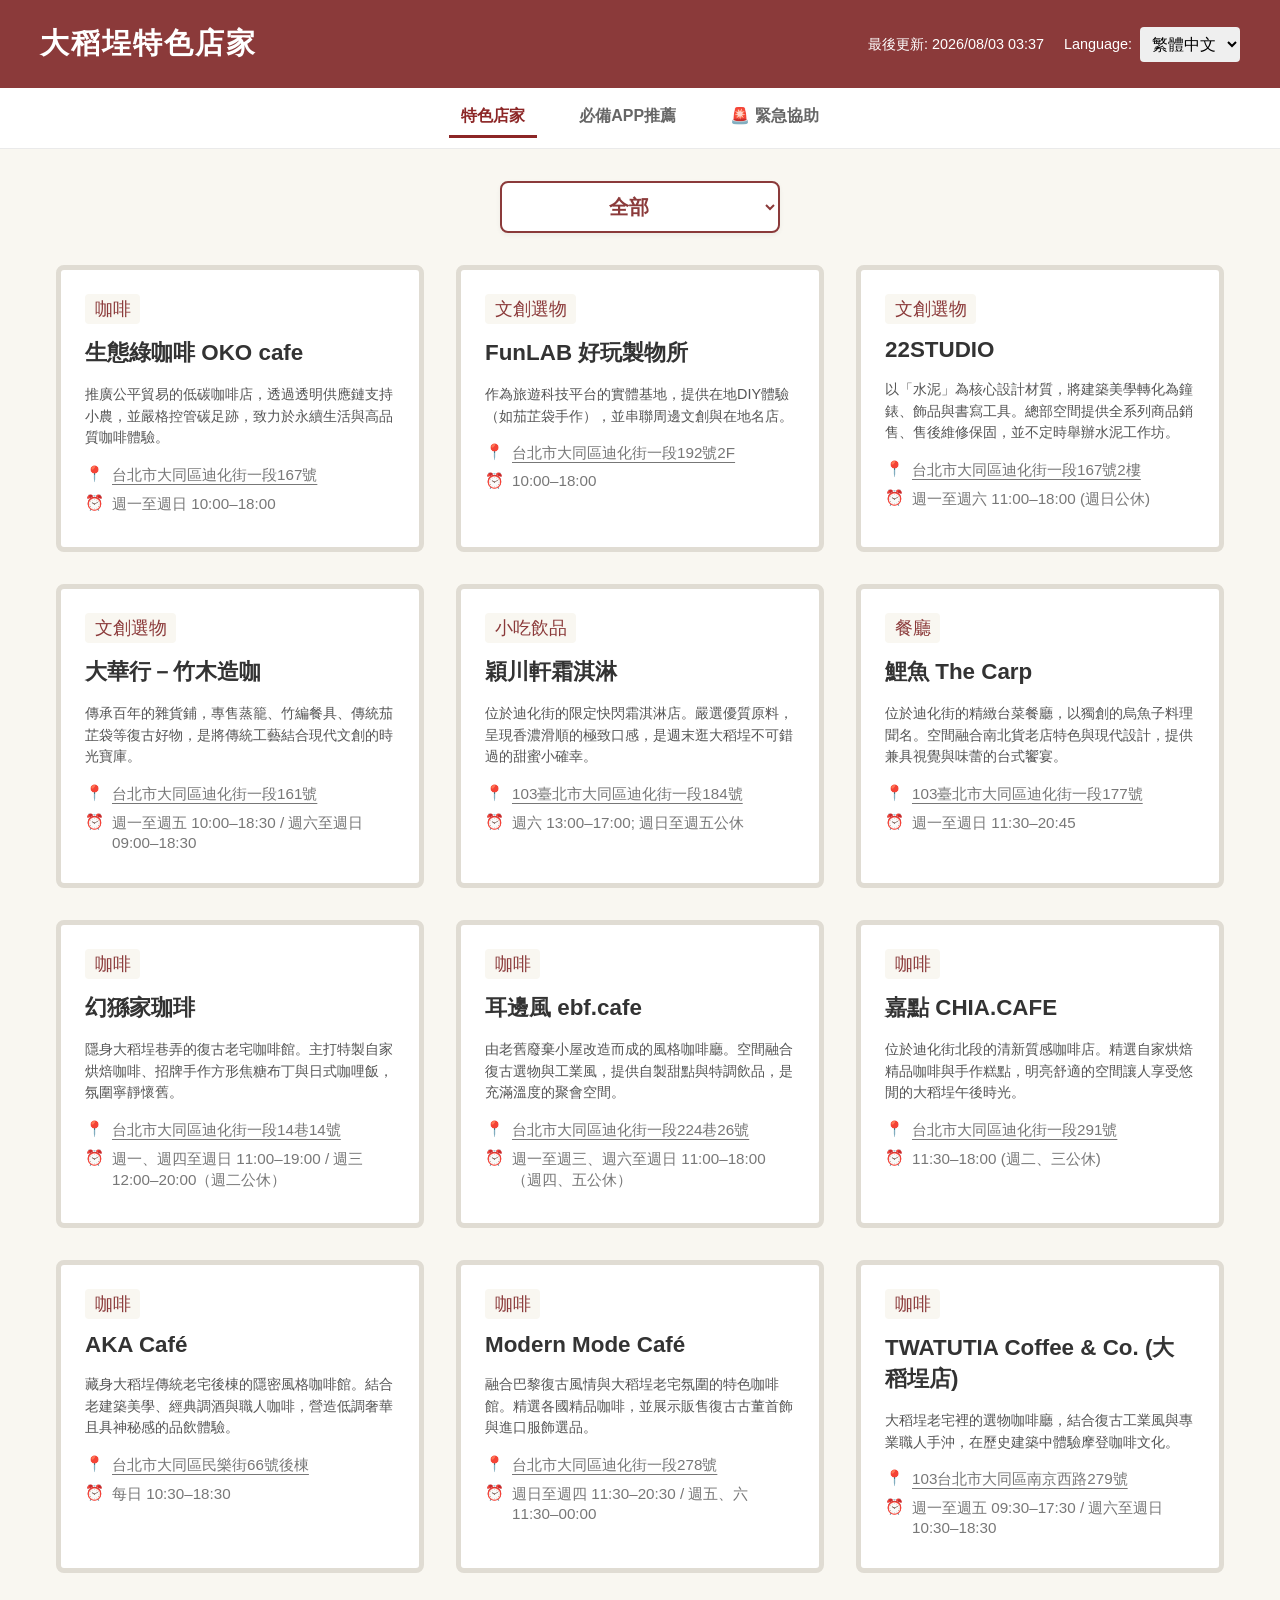
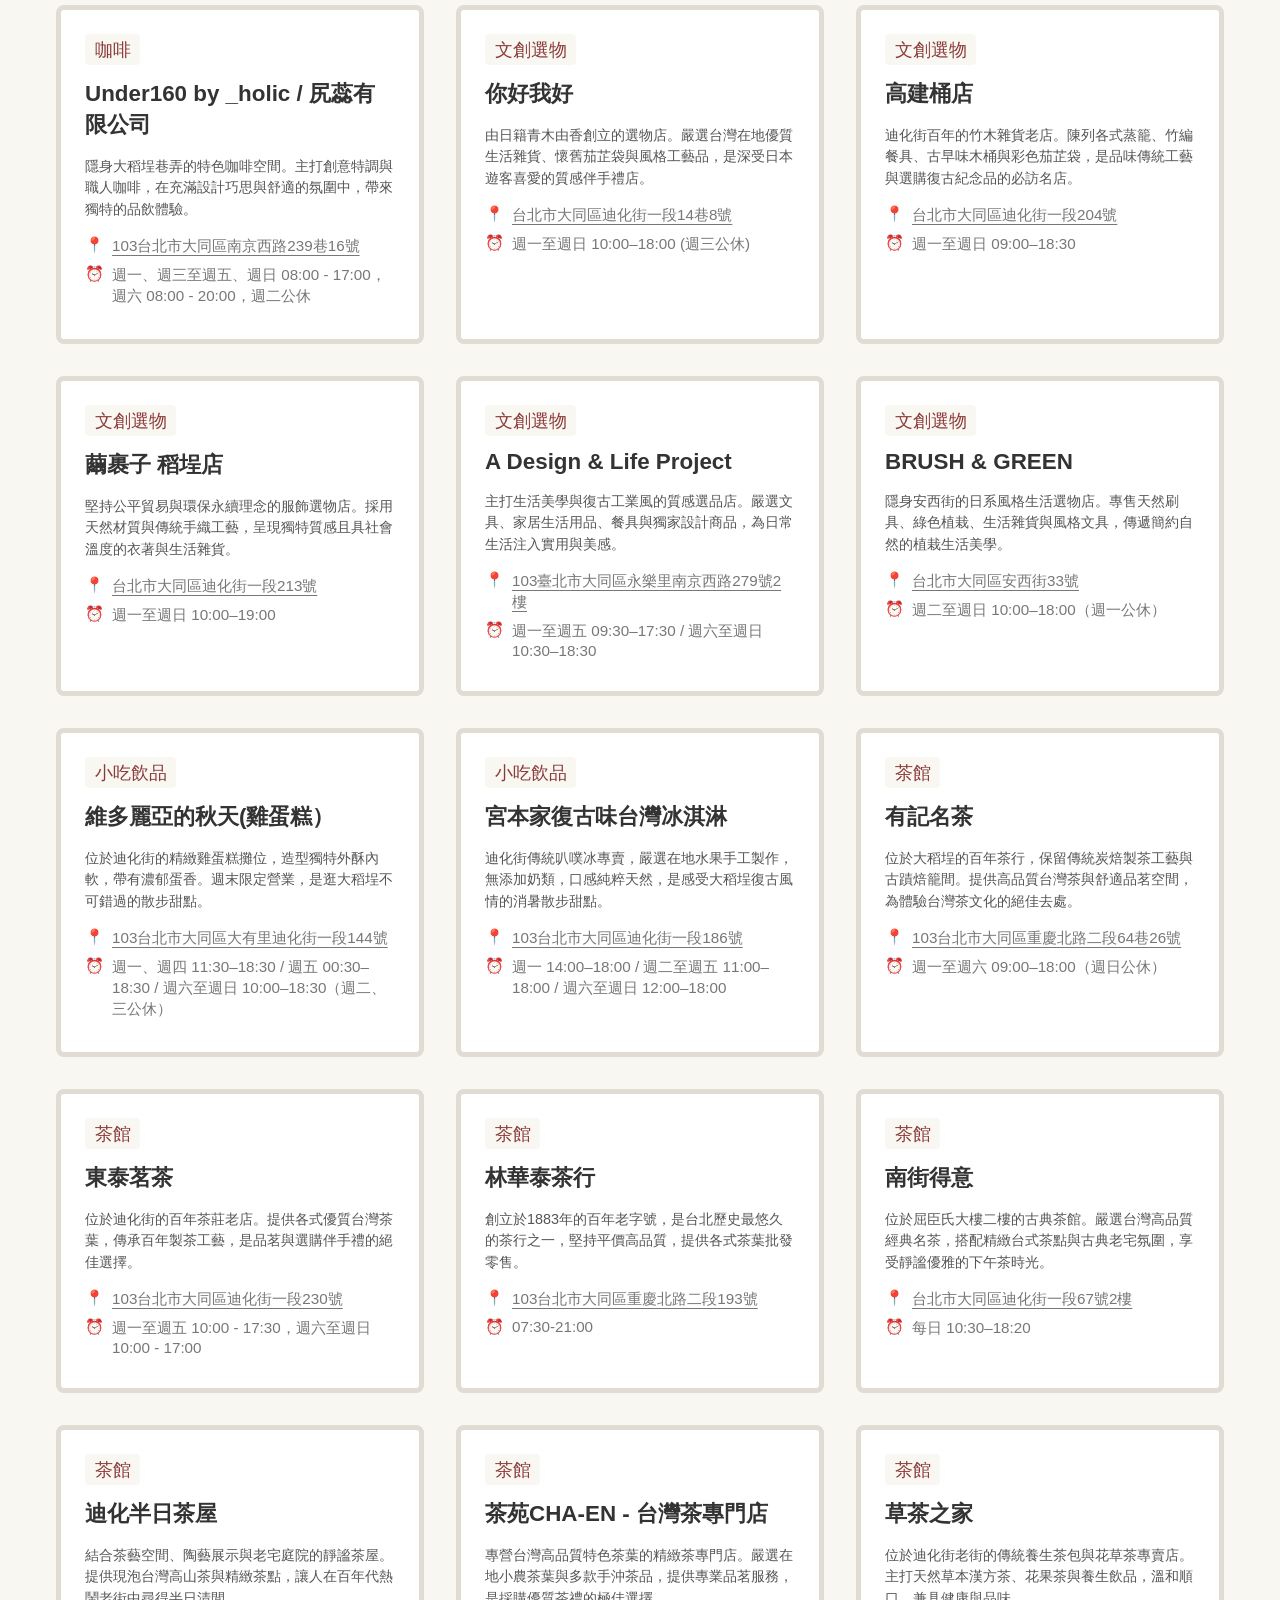
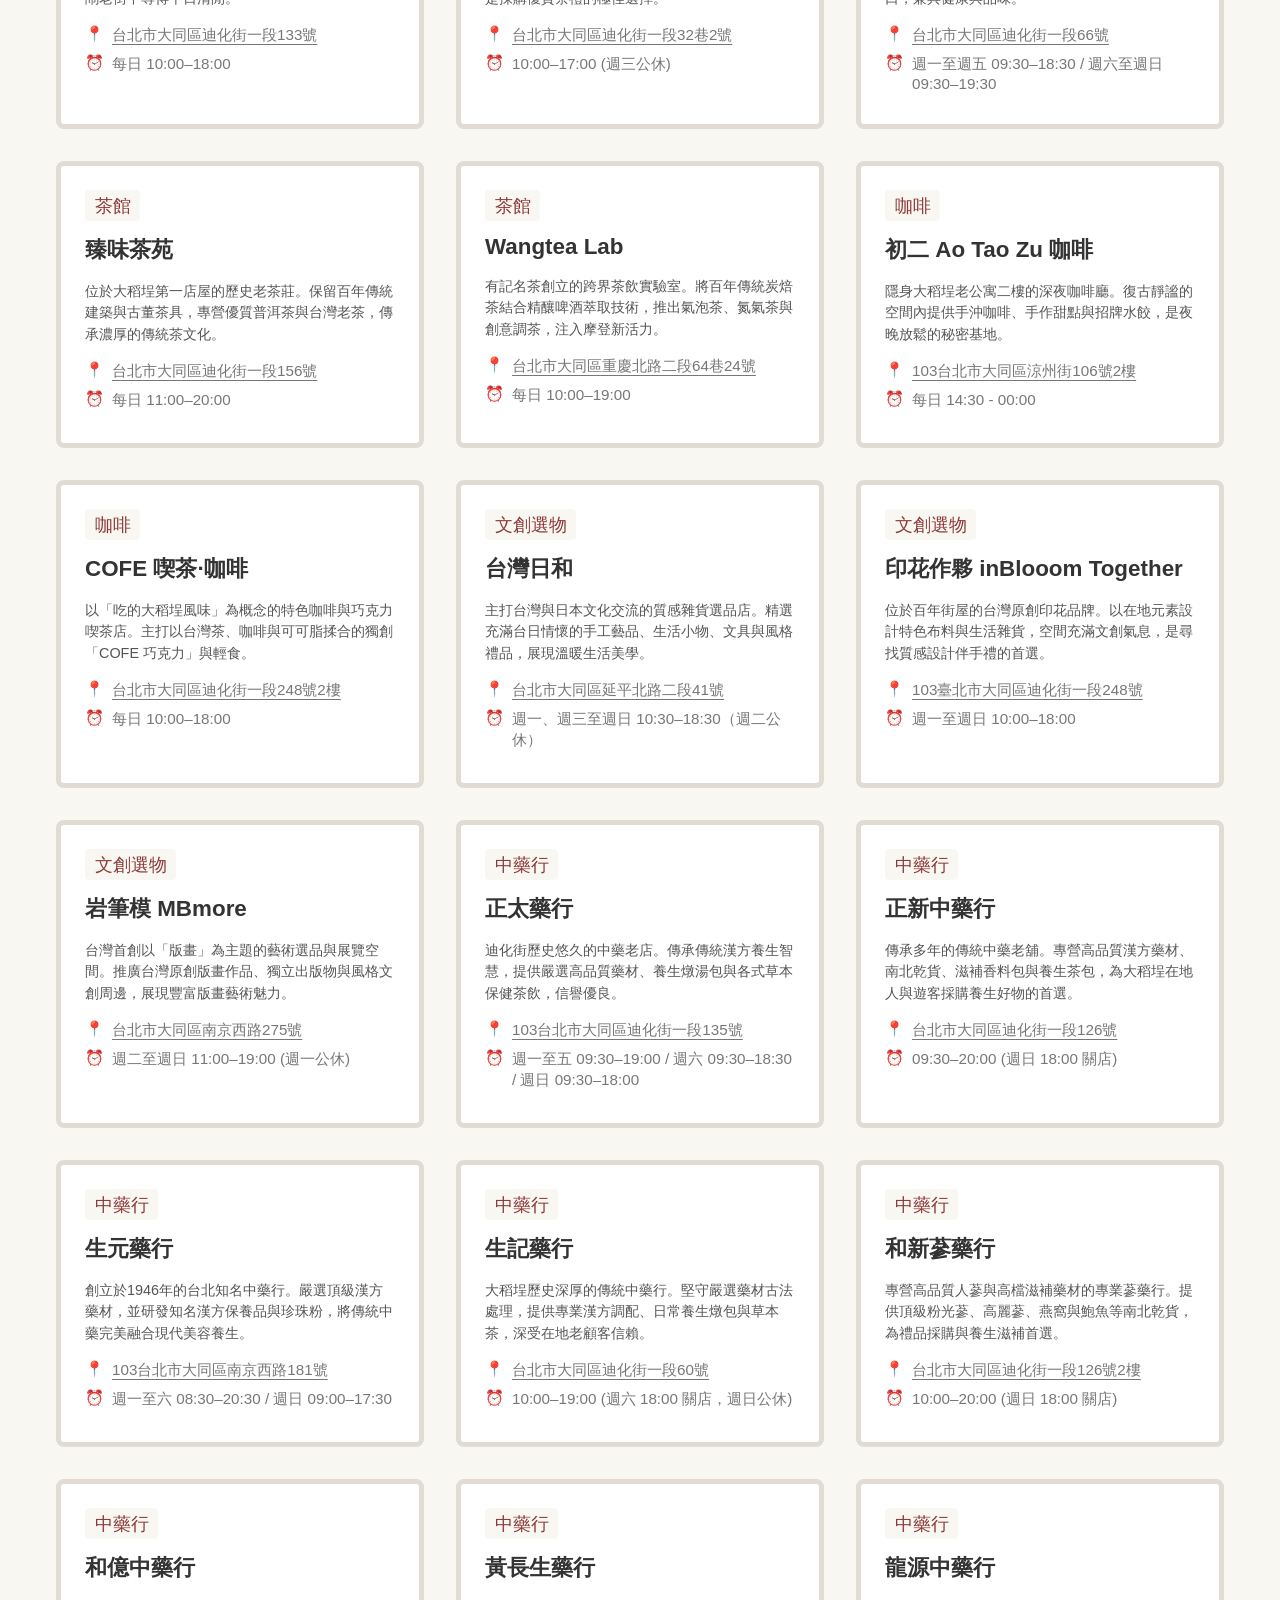
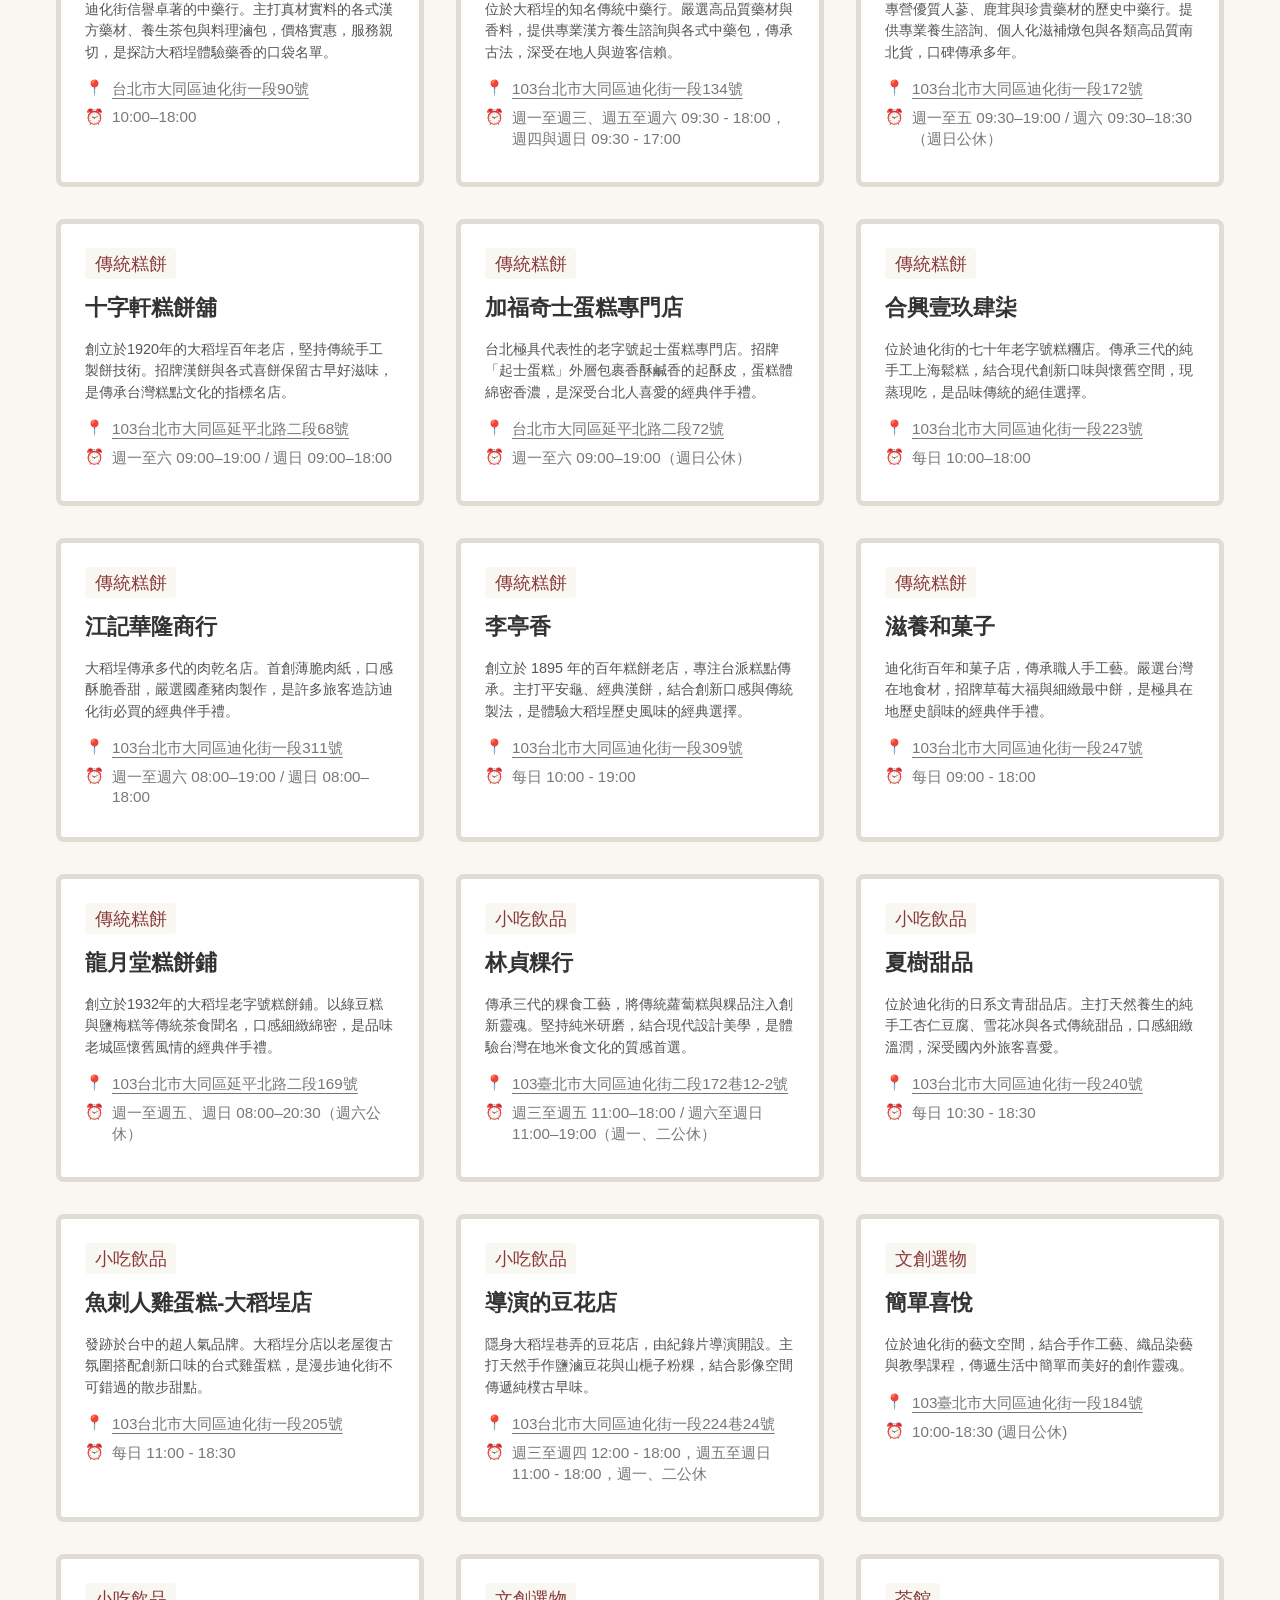
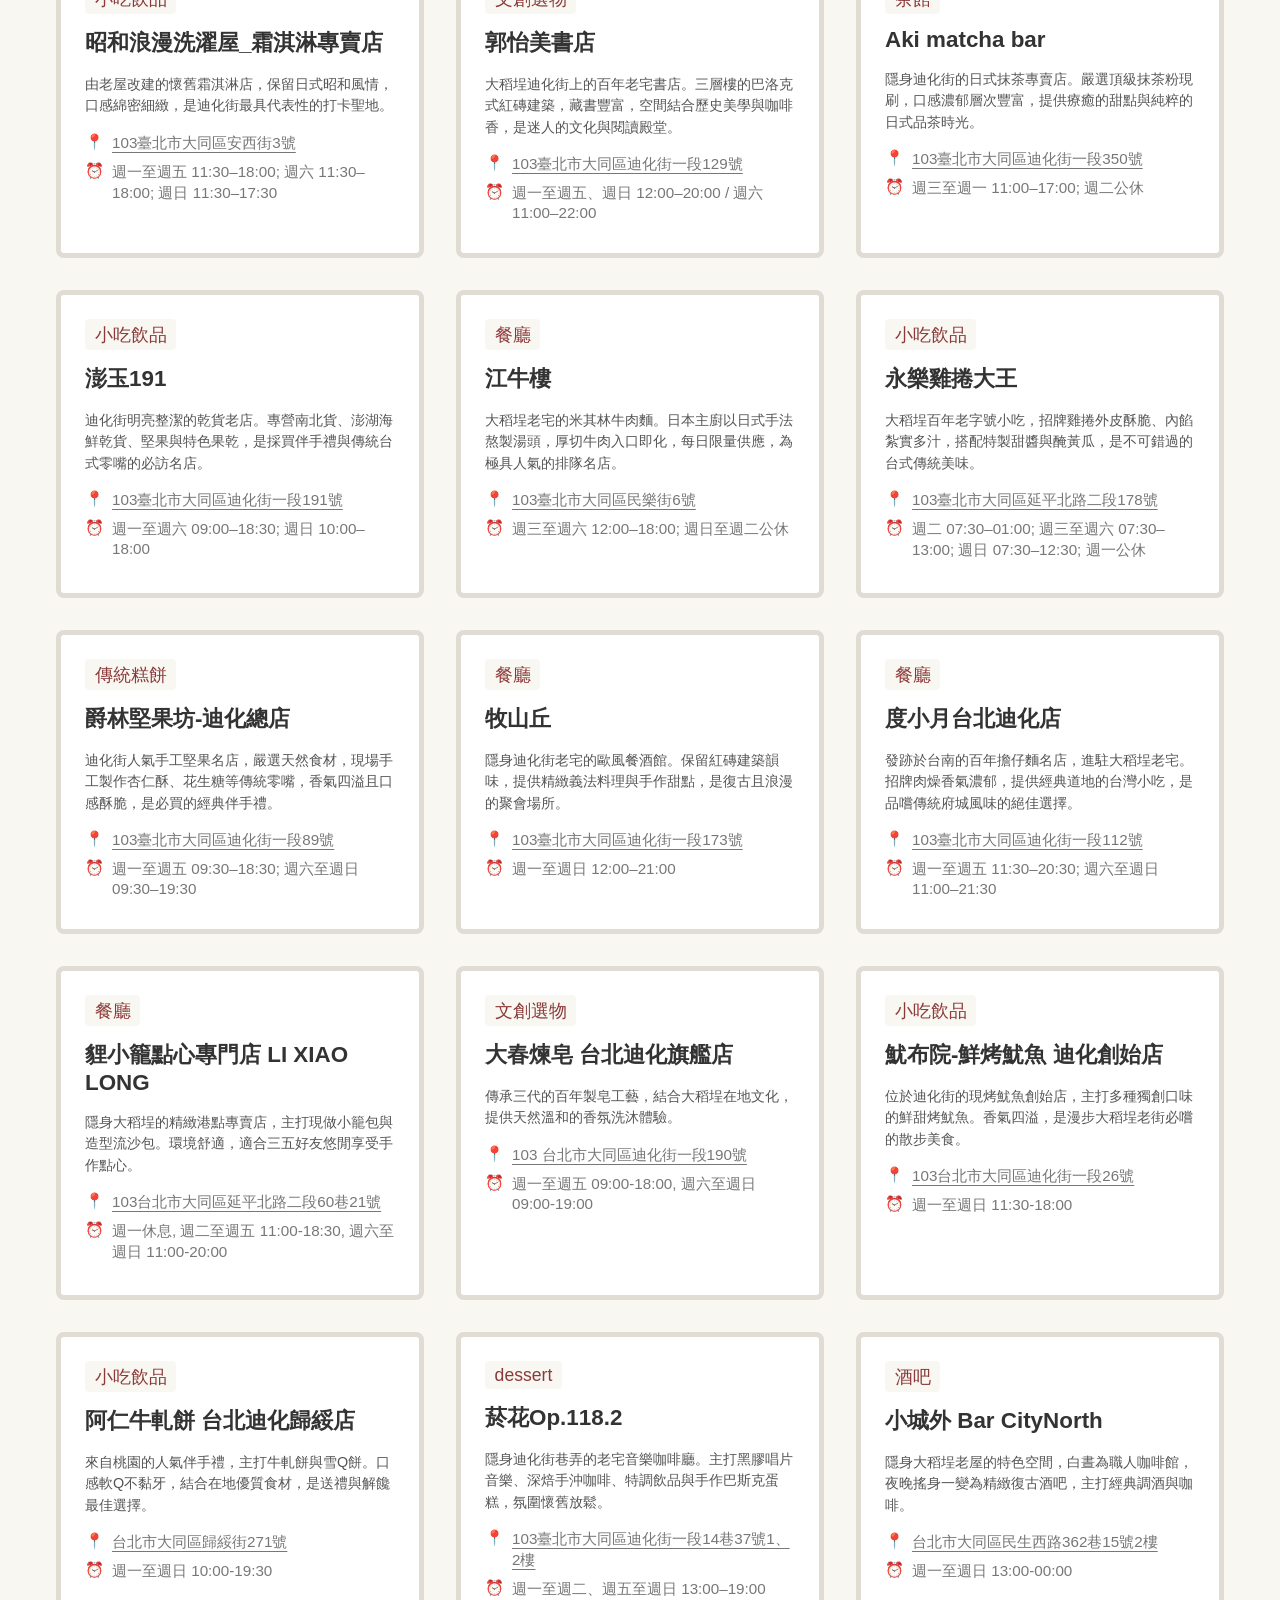
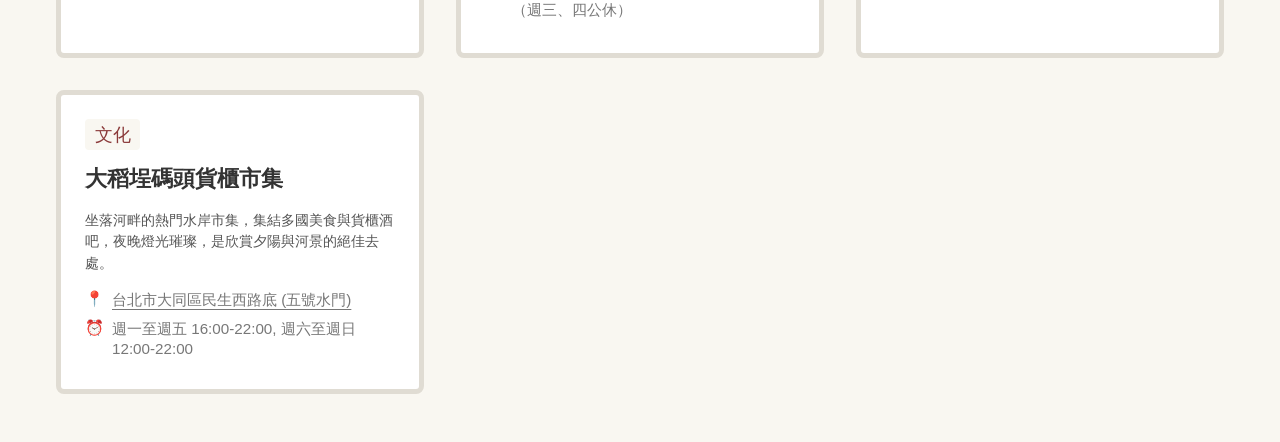
<file: index.html>
<!DOCTYPE html>
<html lang="zh-TW">
<head>
    <meta charset="UTF-8">
    <meta name="viewport" content="width=device-width, initial-scale=1.0">
    <title>大稻埕特色店家 | Dadaocheng Guide</title>
    <link rel="icon" type="image/png" href="favicon.png">
    <!-- 加入這三行 PWA 設定 👇 -->
    <link rel="manifest" href="manifest.json">
    <meta name="theme-color" content="#8B3A3A">
    <link rel="apple-touch-icon" href="favicon.png">
    <!-- 加入這三行 PWA 設定 👆 -->
    <link rel="stylesheet" href="style.css">
    <link rel="preconnect" href="https://script.google.com">
<base target="_self">
</head>
<body>
    <header>
        <div class="header-container">
            <div class="header-left">
                <h1 id="site-title" data-i18n="site_title">大稻埕特色店家</h1>
            </div>
            <div class="header-right">
                <div class="update-time">
                    <span id="update-label">最後更新: </span>
                    <span id="time-display"></span>
                </div>
                <div class="lang-selector">
                    <label for="lang-select">Language:</label>
                    <select id="lang-select">
                        <option value="zh">繁體中文</option>
                        <option value="en">English</option>
                        <option value="ja">日本語</option>
                        <option value="ko">한국어</option>
                    </select>
                </div>
            </div>
        </div>
    </header>

    <div class="sub-nav-container">
        <nav class="main-nav">
            <a href="index.html" class="active" data-i18n="nav_shops" target="_self">特色店家</a>
            <a href="apps-guide.html" data-i18n="nav_apps" target="_self">必備APP推薦</a>
            <a href="emergency.html" data-i18n="nav_emergency" target="_self">🚨 緊急協助</a>
        </nav>
    </div>

    <main>
        <div class="filter-bar" id="filter-bar"></div>
        <div class="grid-container" id="shop-grid"></div>
    </main>

    <script src="script.js?v=2" defer></script>
    <script src="app-lang.js" defer></script>
</body>
</html>
</file>
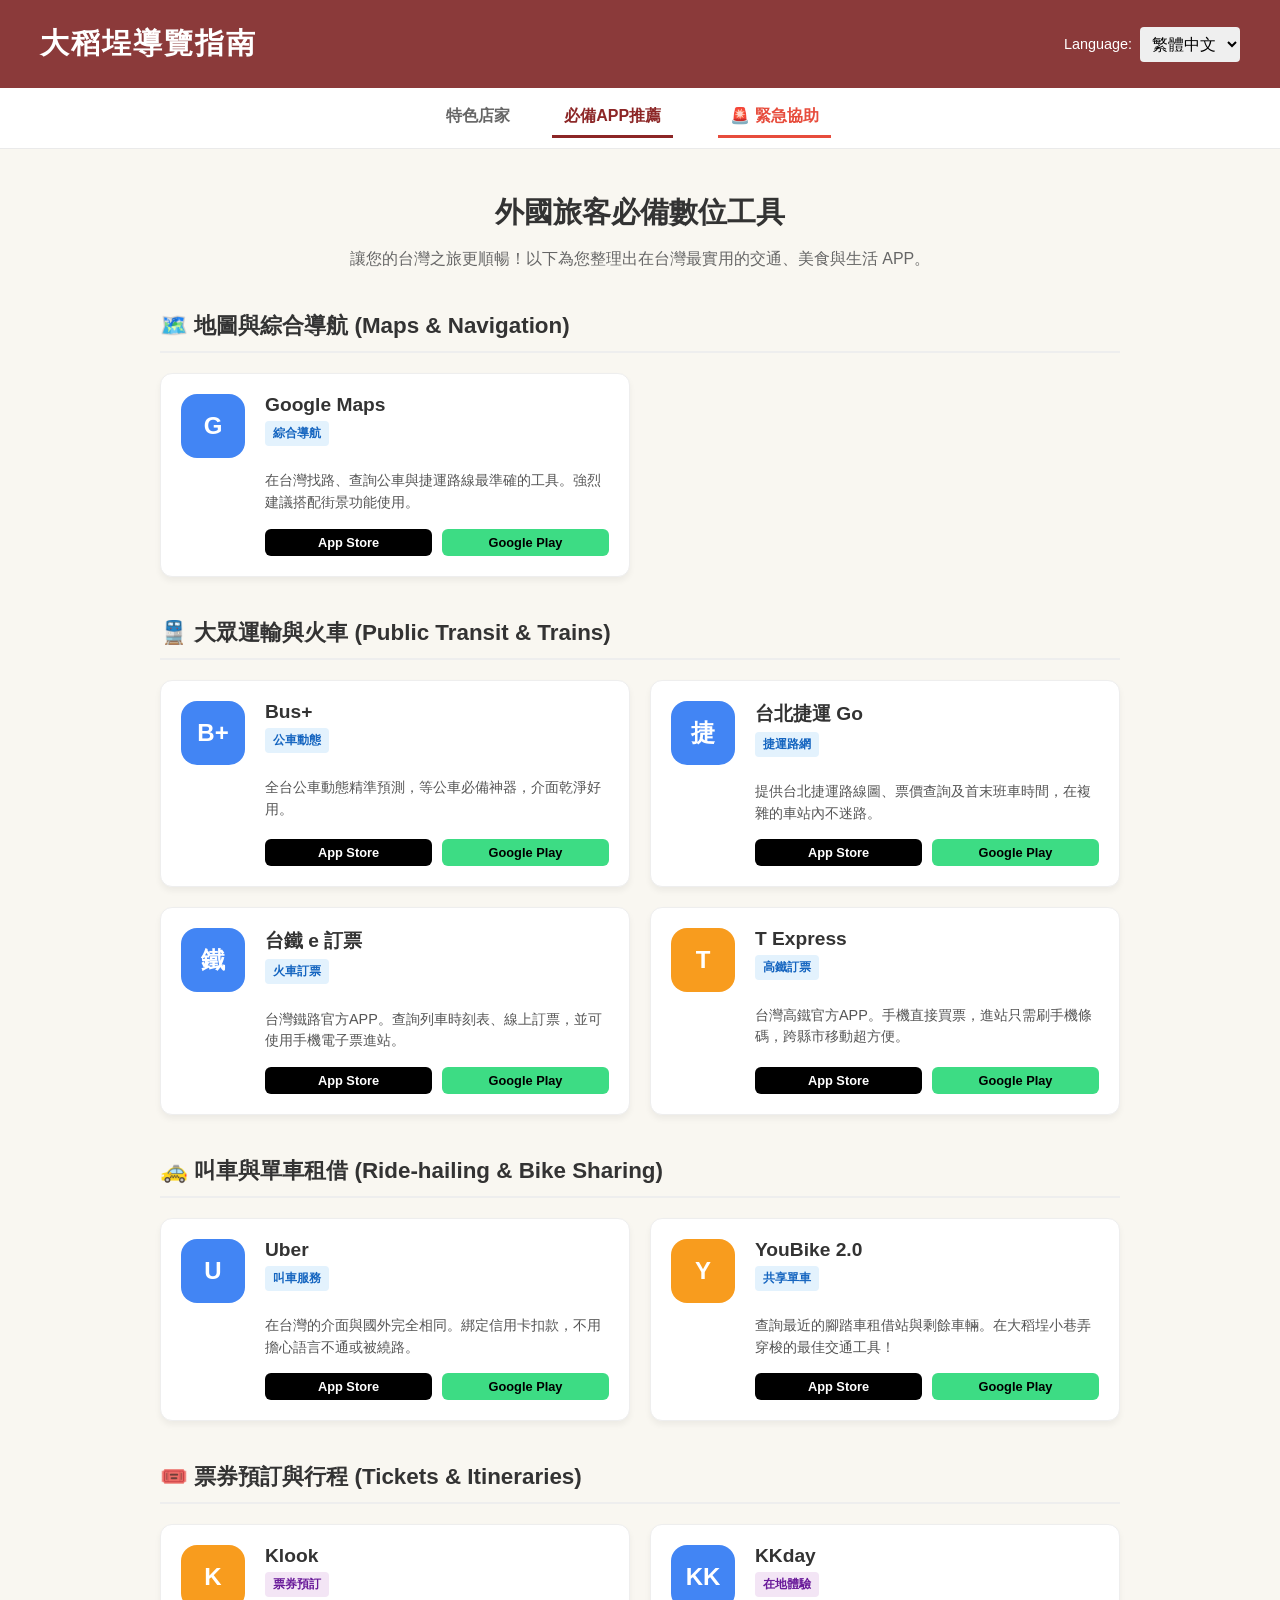
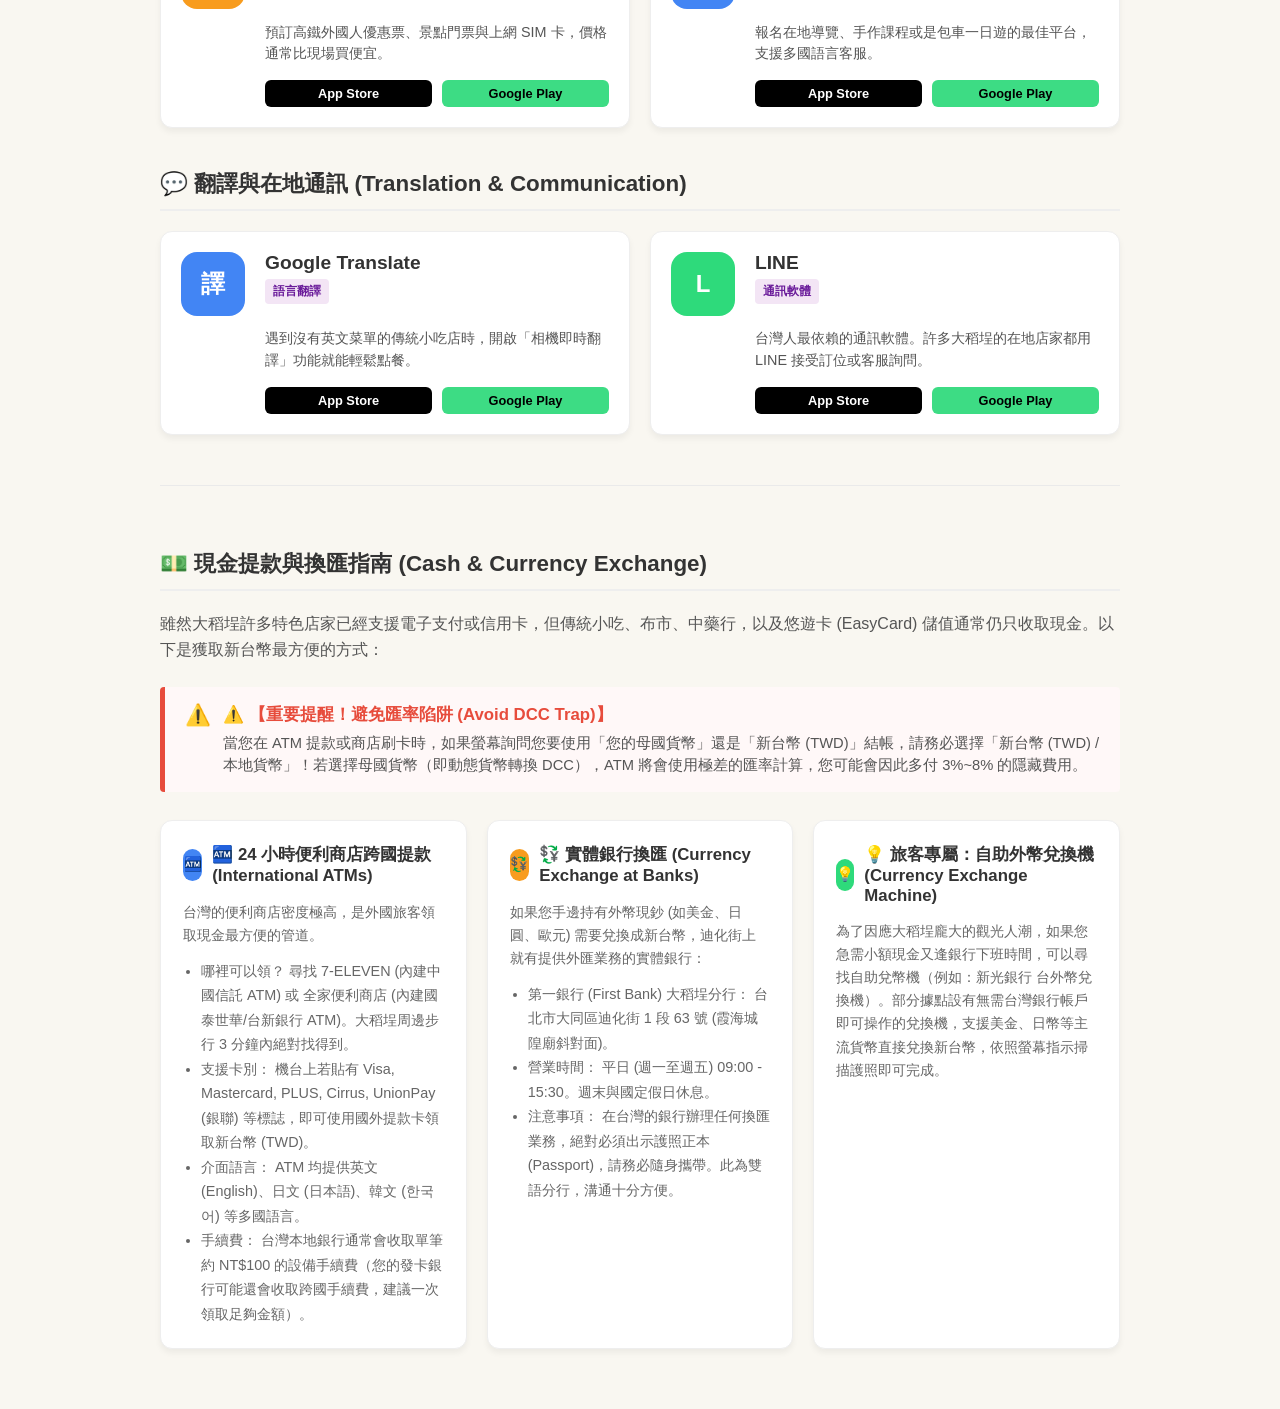
<file: apps-guide.html>
<!DOCTYPE html>
<html lang="zh-TW">
<head>
    <meta charset="UTF-8">
    <meta name="viewport" content="width=device-width, initial-scale=1.0">
    <title>台灣旅遊必備 APP | Dadaocheng Guide</title>
    <link rel="icon" type="image/png" href="favicon.png">
    <!-- 引入支援 PWA 設定 👇 -->
    <link rel="manifest" href="manifest.json">
    <meta name="theme-color" content="#8B3A3A">
    <link rel="apple-touch-icon" href="favicon.png">
    <!-- 引入支援 PWA 設定 👆 -->
    <link rel="stylesheet" href="style.css">
    <base target="_self">
</head>
<body>
  <header>
    <div class="header-container">
        <!-- 左側：網站標題 -->
        <div class="header-left">
            <h1 id="site-title" data-i18n="site_title">大稻埕導覽指南</h1>
        </div>
        <!-- 右側：常見的語言選單 -->
        <div class="header-right">
            <div class="lang-selector">
                <label for="lang-select">Language:</label>
                <select id="lang-select">
                    <option value="zh">繁體中文</option>
                    <option value="en">English</option>
                    <option value="ja">日本語</option>
                    <option value="ko">한국어</option>
                </select>
            </div>
        </div>
    </div>
</header>

<!-- 將空白導覽區塊放在 header 與 main 之間 -->
<div class="sub-nav-container">
    <nav class="main-nav">
        <a href="index.html" data-i18n="nav_shops" target="_self">特色店家</a>
        <!-- 在 apps-guide.html 中，class="active" 要放在這 -->
        <a href="apps-guide.html" class="active" data-i18n="nav_apps" target="_self">必備APP推薦</a>
        <a href="emergency.html" data-i18n="nav_emergency" target="_self" style="margin: 0 15px; text-decoration: none; color: #e74c3c; font-weight: bold; border-bottom: 3px solid #e74c3c; padding-bottom: 5px;">🚨 緊急協助</a>
    </nav>
</div>

<main class="app-guide-main">
        <div class="intro-section">
            <h2 data-i18n="intro_title">外國旅客必備數位工具</h2>
            <p data-i18n="intro_desc">讓您的台灣之旅更順暢！以下為您整理出在台灣最實用的交通、美食與生活 APP。</p>
        </div>

       <!-- 類別：地圖與綜合導航 -->
        <section class="app-category">
            <h3 class="category-title" data-i18n="cat_nav">🗺️ 地圖與綜合導航 (Maps & Navigation)</h3>
            <div class="app-grid">
                <div class="app-card">
                    <div class="app-icon-wrapper"><div class="icon-placeholder bg-blue">G</div></div>
                    <div class="app-info">
                        <h4>Google Maps</h4>
                        <span class="badge badge-transit" data-i18n="badge_nav">綜合導航</span>
                        <p class="description" data-i18n="desc_gmaps">在台灣找路、查詢公車與捷運路線最準確的工具。強烈建議搭配街景功能使用。</p>
                        <div class="download-links">
                            <a href="https://apps.apple.com/app/google-maps/id585027354" target="_self" class="btn-dl ios">App Store</a>
                            <a href="https://play.google.com/store/apps/details?id=com.google.android.apps.maps" target="_self" class="btn-dl android">Google Play</a>
                        </div>
                    </div>
                </div>
            </div>
        </section>

       <!-- 類別：大眾運輸與火車 -->
        <section class="app-category">
            <h3 class="category-title" data-i18n="cat_transit">🚆 大眾運輸與火車 (Public Transit & Trains)</h3>
            <div class="app-grid">
                
                <div class="app-card">
                    <div class="app-icon-wrapper"><div class="icon-placeholder bg-blue">B+</div></div>
                    <div class="app-info">
                        <h4>Bus+</h4>
                        <span class="badge badge-transit" data-i18n="badge_bus">公車動態</span>
                        <p class="description" data-i18n="desc_busplus">全台公車動態精準預測，等公車必備神器，介面乾淨好用。</p>
                        <div class="download-links">
                            <a href="https://apps.apple.com/tw/app/id967861325" target="_self" class="btn-dl ios">App Store</a>
                            <a href="https://play.google.com/store/apps/details?id=hearsilent.busplus" target="_self" class="btn-dl android">Google Play</a>
                        </div>
                    </div>
                </div>

                <div class="app-card">
                    <div class="app-icon-wrapper"><div class="icon-placeholder bg-blue">捷</div></div>
                    <div class="app-info">
                        <h4>台北捷運 Go</h4>
                        <span class="badge badge-transit" data-i18n="badge_mrt">捷運路網</span>
                        <p class="description" data-i18n="desc_mrtgo">提供台北捷運路線圖、票價查詢及首末班車時間，在複雜的車站內不迷路。</p>
                        <div class="download-links">
                            <a href="https://apps.apple.com/tw/app/%E5%8F%B0%E5%8C%97%E6%8D%B7%E9%81%8Bgo/id997212021" target="_self" class="btn-dl ios">App Store</a>
                            <a href="https://play.google.com/store/apps/details?id=tw.com.trtc.is.android05&hl=en_NZ" target="_self" class="btn-dl android">Google Play</a>
                        </div>
                    </div>
                </div>

                <!-- 新增：台鐵 e 訂票 -->
                <div class="app-card">
                    <div class="app-icon-wrapper"><div class="icon-placeholder bg-blue">鐵</div></div>
                    <div class="app-info">
                        <h4>台鐵 e 訂票</h4>
                        <span class="badge badge-transit" data-i18n="badge_tra">火車訂票</span>
                        <p class="description" data-i18n="desc_tra">台鐵官方訂票 APP，可查詢列車時刻表、線上訂票，並直接使用手機取得電子票進出站。</p>
                        <div class="download-links">
                            <a href="https://apps.apple.com/tw/app/%E5%8F%B0%E9%90%B5e%E8%A8%82%E7%A5%A8/id1441617748" target="_self" class="btn-dl ios">App Store</a>
                            <a href="https://play.google.com/store/apps/details?id=tw.gov.tra.twtraffic" target="_self" class="btn-dl android">Google Play</a>
                        </div>
                    </div>
                </div>

                <div class="app-card">
                    <div class="app-icon-wrapper"><div class="icon-placeholder bg-orange">T</div></div>
                    <div class="app-info">
                        <h4>T Express</h4>
                        <span class="badge badge-transit" data-i18n="badge_hsr">高鐵訂票</span>
                        <p class="description" data-i18n="desc_texpress">台灣高鐵官方APP。手機直接買票，進站只需刷手機條碼，跨縣市移動超方便。</p>
                        <div class="download-links">
                            <a href="https://apps.apple.com/tw/app/id468963664" target="_self" class="btn-dl ios">App Store</a>
                            <a href="https://play.google.com/store/apps/details?id=tw.com.thsrc.texpress" target="_self" class="btn-dl android">Google Play</a>
                        </div>
                    </div>
                </div>

            </div>
        </section>

      <!-- 類別：叫車與單車租借 -->
        <section class="app-category">
            <h3 class="category-title" data-i18n="cat_ride">🚕 叫車與單車租借 (Ride-hailing & Bike Sharing)</h3>
            <div class="app-grid">
                
                <!-- 新增：Uber -->
                <div class="app-card">
                    <div class="app-icon-wrapper"><div class="icon-placeholder bg-blue">U</div></div>
                    <div class="app-info">
                        <h4>Uber</h4>
                        <span class="badge badge-transit" data-i18n="badge_taxi">叫車服務</span>
                        <p class="description" data-i18n="desc_uber">在台灣的介面與國外完全相同。綁定信用卡扣款，不用擔心語言不通或被繞路。</p>
                        <div class="download-links">
                            <a href="https://apps.apple.com/app/uber/id368677368" target="_self" class="btn-dl ios">App Store</a>
                            <a href="https://play.google.com/store/apps/details?id=com.ubercab" target="_self" class="btn-dl android">Google Play</a>
                        </div>
                    </div>
                </div>

                <!-- 新增：YouBike 2.0 -->
                <div class="app-card">
                    <div class="app-icon-wrapper"><div class="icon-placeholder bg-orange">Y</div></div>
                    <div class="app-info">
                        <h4>YouBike 2.0</h4>
                        <span class="badge badge-transit" data-i18n="badge_bike">共享單車</span>
                        <p class="description" data-i18n="desc_youbike">查詢最近的腳踏車租借站與剩餘車輛。在大稻埕小巷弄穿梭的最佳交通工具！</p>
                        <div class="download-links">
                            <a href="https://apps.apple.com/tw/app/youbike%E5%BE%AE%E7%AC%91%E5%96%AE%E8%BB%8A2-0-%E5%AE%98%E6%96%B9%E7%89%88/id1483423095" target="_self" class="btn-dl ios">App Store</a>
                            <a href="https://play.google.com/store/apps/details?id=tw.com.youbike.plus&pcampaignid=web_share" target="_self" class="btn-dl android">Google Play</a>
                        </div>
                    </div>
                </div>

            </div>
        </section>

        <!-- 類別：票券預訂與行程 -->
        <section class="app-category">
            <h3 class="category-title" data-i18n="cat_ticket">🎟️ 票券預訂與行程 (Tickets & Itineraries)</h3>
            <div class="app-grid">
                <div class="app-card">
                    <div class="app-icon-wrapper"><div class="icon-placeholder bg-orange">K</div></div>
                    <div class="app-info">
                        <h4>Klook</h4>
                        <span class="badge badge-tool" data-i18n="badge_ticket">票券預訂</span>
                        <p class="description" data-i18n="desc_klook">預訂高鐵外國人優惠票、景點門票與上網 SIM 卡，價格通常比現場買便宜。</p>
                        <div class="download-links">
                            <a href="https://apps.apple.com/tw/app/klook-%E5%AE%A2%E8%B7%AF-%E6%97%85%E9%81%8A%E9%AB%94%E9%A9%97%E9%A0%90%E8%A8%82%E5%B9%B3%E5%8F%B0/id961850126" target="_self" class="btn-dl ios">App Store</a>
                            <a href="https://play.google.com/store/apps/details?id=com.klook" target="_self" class="btn-dl android">Google Play</a>
                        </div>
                    </div>
                </div>
                <div class="app-card">
                    <div class="app-icon-wrapper"><div class="icon-placeholder bg-blue">KK</div></div>
                    <div class="app-info">
                        <h4>KKday</h4>
                        <span class="badge badge-tool" data-i18n="badge_tour">在地體驗</span>
                        <p class="description" data-i18n="desc_kkday">報名在地導覽、手作課程或是包車一日遊的最佳平台，支援多國語言客服。</p>
                        <div class="download-links">
                            <a href="https://apps.apple.com/us/app/kkday-your-travel-companion/id1248267356" target="_self" class="btn-dl ios">App Store</a>
                            <a href="https://play.google.com/store/apps/details?id=com.kkday.member&pcampaignid=web_share" target="_self" class="btn-dl android">Google Play</a>
                        </div>
                    </div>
                </div>
            </div>
        </section>

        <!-- 類別：翻譯與在地通訊 -->
        <section class="app-category">
            <h3 class="category-title" data-i18n="cat_comm">💬 翻譯與在地通訊 (Translation & Communication)</h3>
            <div class="app-grid">
                <div class="app-card">
                    <div class="app-icon-wrapper"><div class="icon-placeholder bg-blue">譯</div></div>
                    <div class="app-info">
                        <h4>Google Translate</h4>
                        <span class="badge badge-tool" data-i18n="badge_translate">語言翻譯</span>
                        <p class="description" data-i18n="desc_translate">遇到沒有英文菜單的傳統小吃店時，開啟「相機即時翻譯」功能就能輕鬆點餐。</p>
                        <div class="download-links">
                            <a href="https://apps.apple.com/tw/app/id414706506" target="_self" class="btn-dl ios">App Store</a>
                            <a href="https://play.google.com/store/apps/details?id=com.google.android.apps.translate" target="_self" class="btn-dl android">Google Play</a>
                        </div>
                    </div>
                </div>
                <div class="app-card">
                    <div class="app-icon-wrapper"><div class="icon-placeholder bg-green">L</div></div>
                    <div class="app-info">
                        <h4>LINE</h4>
                        <span class="badge badge-tool" data-i18n="badge_comm">通訊軟體</span>
                        <p class="description" data-i18n="desc_line">台灣人最依賴的通訊軟體。許多大稻埕的在地店家都用 LINE 接受訂位或客服詢問。</p>
                        <div class="download-links">
                            <a href="https://apps.apple.com/tw/app/id443904275" target="_self" class="btn-dl ios">App Store</a>
                            <a href="https://play.google.com/store/apps/details?id=jp.naver.line.android" target="_self" class="btn-dl android">Google Play</a>
                        </div>
                    </div>
                </div>
            </div>
        </section>

<section class="app-category exchange-guide" style="margin-top: 50px; border-top: 1px solid #eaeaea; padding-top: 40px;">
    <h3 class="category-title" data-i18n="cat_exchange">💵 現金提款與換匯指南 (Cash & Currency Exchange)</h3>
    <p style="color: #555; line-height: 1.6; margin-bottom: 25px;" data-i18n="desc_exchange_intro">雖然大稻埕許多特色店家已經支援電子支付或信用卡，但傳統小吃、布市、中藥行，以及悠遊卡 (EasyCard) 儲值通常仍只收取現金。以下是獲取新台幣最方便的方式：</p>

    <!-- DCC 警告 -->
    <div style="display: flex; gap: 12px; align-items: flex-start; padding: 16px 20px; background-color: #fff8f8; border-left: 5px solid #e74c3c; border-radius: 4px; margin-bottom: 28px;">
        <span style="font-size: 1.3rem; line-height: 1.2;">⚠️</span>
        <div>
            <h4 style="margin: 0 0 6px; color: #e74c3c; font-size: 1.05rem;" data-i18n="title_dcc">⚠️ 【重要提醒！避免匯率陷阱 (Avoid DCC Trap)】</h4>
            <p style="color: #555; line-height: 1.5; margin: 0; font-size: 0.92rem;" data-i18n="desc_dcc">當您在 ATM 提款或商店刷卡時，如果螢幕詢問您要使用「您的母國貨幣」還是「新台幣 (TWD)」結帳，請務必選擇「新台幣 (TWD) / 本地貨幣」！若選擇母國貨幣（即動態貨幣轉換 DCC），ATM 將會使用極差的匯率計算，您可能會因此多付 3%~8% 的隱藏費用。</p>
        </div>
    </div>

    <div class="app-grid" style="grid-template-columns: repeat(auto-fit, minmax(300px, 1fr)); gap: 20px;">

        <!-- 1. 便利商店提款 -->
        <div class="app-card" style="display: block; padding: 22px;">
            <div style="display:flex; align-items:center; gap:10px; margin-bottom: 14px;">
                <div class="icon-placeholder bg-blue" style="width:32px; height:32px; font-size:0.9rem; display:flex; align-items:center; justify-content:center;">🏧</div>
                <h4 style="margin: 0; color: #333; font-size: 1.05rem;" data-i18n="title_atm">🏧 24 小時便利商店跨國提款 (International ATMs)</h4>
            </div>
            <p style="color: #666; font-size: 0.9rem; line-height: 1.6; margin-bottom: 12px;" data-i18n="desc_atm_intro">台灣的便利商店密度極高，是外國旅客領取現金最方便的管道。</p>
            <ul style="color: #666; font-size: 0.9rem; line-height: 1.7; padding-left: 18px; margin: 0;">
                <li data-i18n="atm_li_1">哪裡可以領？ 尋找 7-ELEVEN (內建中國信託 ATM) 或 全家便利商店 (內建國泰世華/台新銀行 ATM)。大稻埕周邊步行 3 分鐘內絕對找得到。</li>
                <li data-i18n="atm_li_2">支援卡別： 機台上若貼有 Visa, Mastercard, PLUS, Cirrus, UnionPay (銀聯) 等標誌，即可使用國外提款卡領取新台幣 (TWD)。</li>
                <li data-i18n="atm_li_3">介面語言： ATM 均提供英文 (English)、日文 (日本語)、韓文 (한국어) 等多國語言。</li>
                <li data-i18n="atm_li_4">手續費： 台灣本地銀行通常會收取單筆約 NT$100 的設備手續費（您的發卡銀行可能還會收取跨國手續費，建議一次領取足夠金額）。</li>
            </ul>
        </div>

        <!-- 2. 實體銀行換匯 -->
        <div class="app-card" style="display: block; padding: 22px;">
            <div style="display:flex; align-items:center; gap:10px; margin-bottom: 14px;">
                <div class="icon-placeholder bg-orange" style="width:32px; height:32px; font-size:0.9rem; display:flex; align-items:center; justify-content:center;">💱</div>
                <h4 style="margin: 0; color: #333; font-size: 1.05rem;" data-i18n="title_bank">💱 實體銀行換匯 (Currency Exchange at Banks)</h4>
            </div>
            <p style="color: #666; font-size: 0.9rem; line-height: 1.6; margin-bottom: 12px;" data-i18n="desc_bank_intro">如果您手邊持有外幣現鈔 (如美金、日圓、歐元) 需要兌換成新台幣，迪化街上就有提供外匯業務的實體銀行：</p>
            <ul style="color: #666; font-size: 0.9rem; line-height: 1.7; padding-left: 18px; margin: 0;">
                <li data-i18n="bank_li_1">第一銀行 (First Bank) 大稻埕分行： 台北市大同區迪化街 1 段 63 號 (霞海城隍廟斜對面)。</li>
                <li data-i18n="bank_li_2">營業時間： 平日 (週一至週五) 09:00 - 15:30。週末與國定假日休息。</li>
                <li data-i18n="bank_li_3">注意事項： 在台灣的銀行辦理任何換匯業務，絕對必須出示護照正本 (Passport)，請務必隨身攜帶。此為雙語分行，溝通十分方便。</li>
            </ul>
        </div>

        <!-- 3. 自助外幣兌換機 -->
        <div class="app-card" style="display: block; padding: 22px;">
            <div style="display:flex; align-items:center; gap:10px; margin-bottom: 14px;">
                <div class="icon-placeholder bg-green" style="width:32px; height:32px; font-size:0.9rem; display:flex; align-items:center; justify-content:center;">💡</div>
                <h4 style="margin: 0; color: #333; font-size: 1.05rem;" data-i18n="title_machine">💡 旅客專屬：自助外幣兌換機 (Currency Exchange Machine)</h4>
            </div>
            <p style="color: #666; font-size: 0.9rem; line-height: 1.6; margin: 0;" data-i18n="desc_machine">為了因應大稻埕龐大的觀光人潮，如果您急需小額現金又逢銀行下班時間，可以尋找自助兌幣機（例如：新光銀行 台外幣兌換機）。部分據點設有無需台灣銀行帳戶即可操作的兌換機，支援美金、日幣等主流貨幣直接兌換新台幣，依照螢幕指示掃描護照即可完成。</p>
        </div>

    </div>
</section>

    </main>
        <!-- 引入我們接下來要寫的 JS 檔 -->
  <script src="app-lang.js"></script>
</body>
</html>
</file>
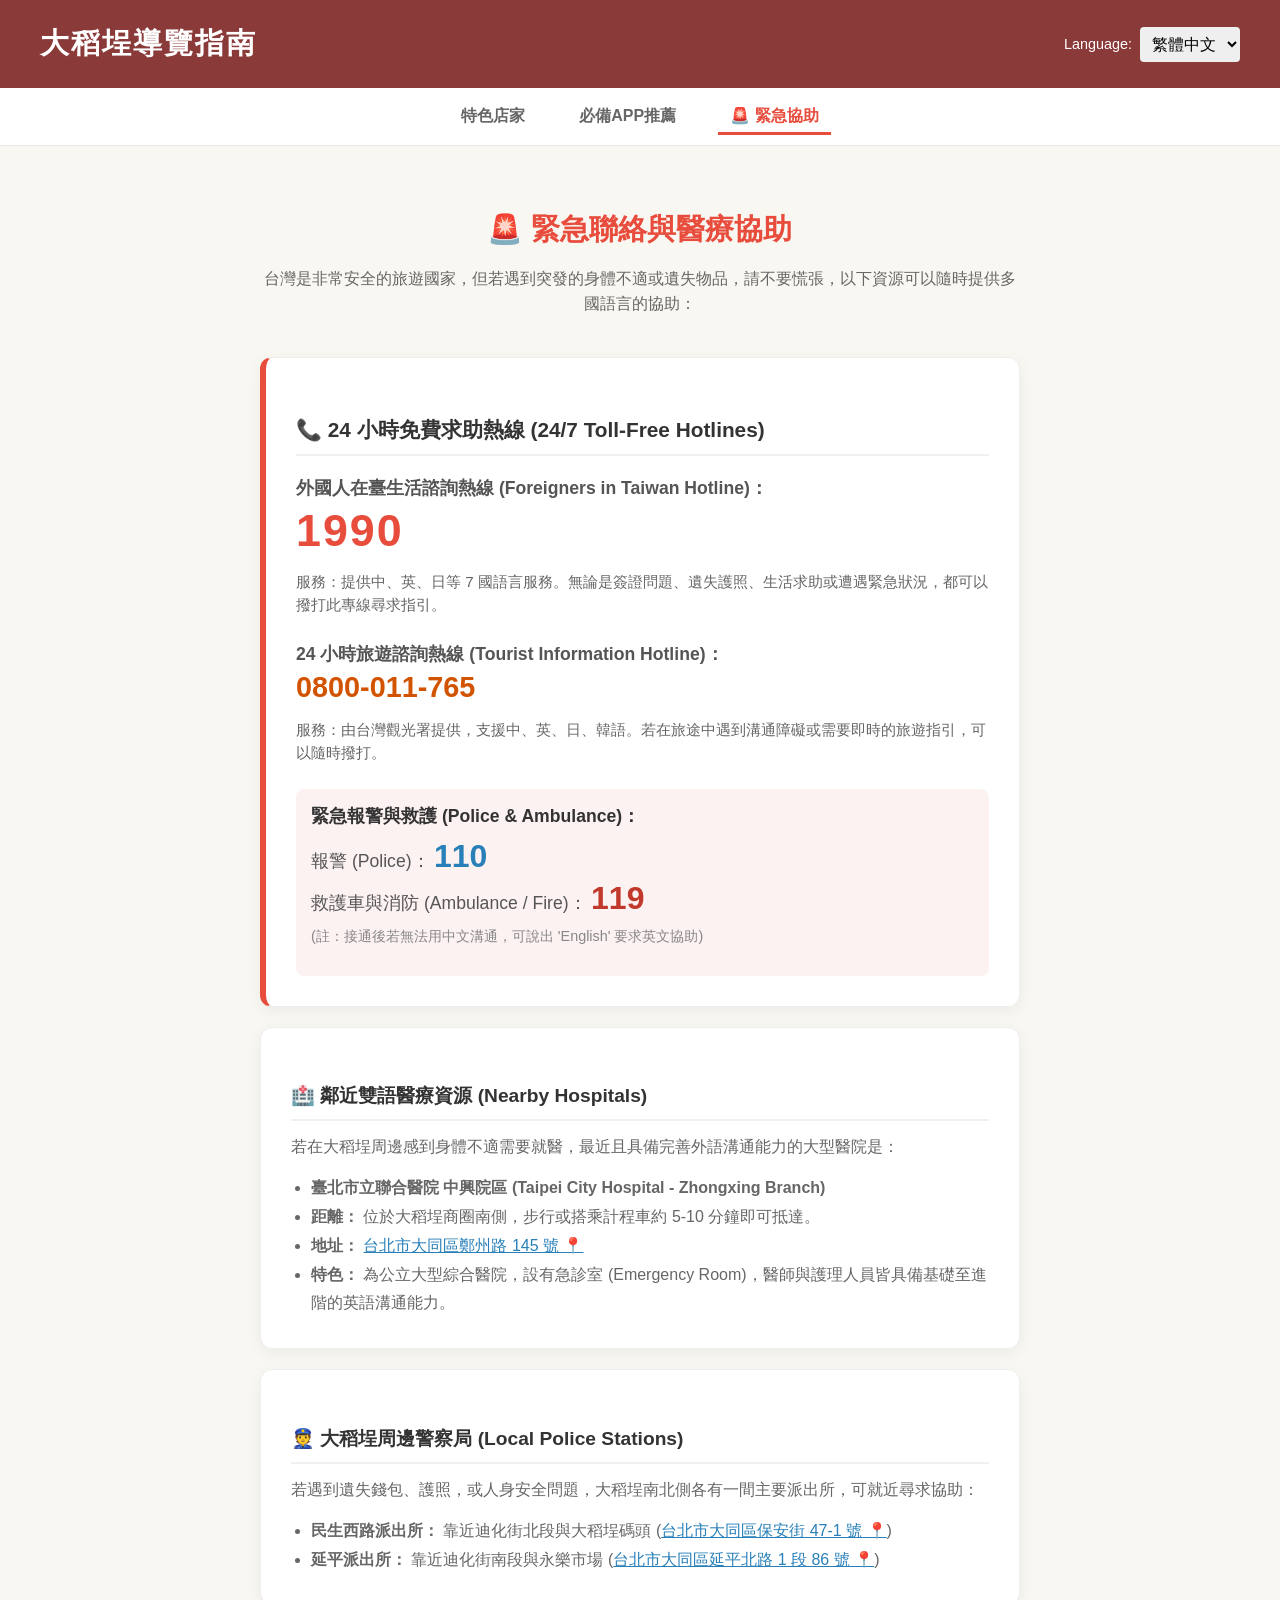
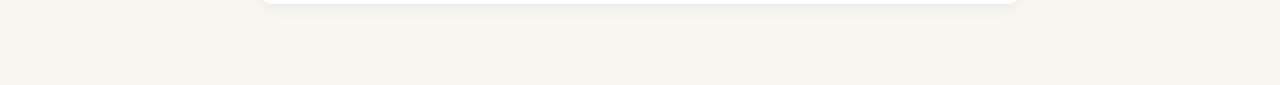
<file: emergency.html>
<!DOCTYPE html>
<html lang="zh-TW">
<head>
    <meta charset="UTF-8">
    <meta name="viewport" content="width=device-width, initial-scale=1.0">
    <title>緊急聯絡 - 大稻埕導覽指南</title>
    <link rel="icon" type="image/png" href="favicon.png">
    <!-- 引入支援 PWA 設定 👇 -->
    <link rel="manifest" href="manifest.json">
    <meta name="theme-color" content="#8B3A3A">
    <link rel="apple-touch-icon" href="favicon.png">
    <!-- 引入支援 PWA 設定 👆 -->
    <link rel="stylesheet" href="style.css">
    <base target="_self">
</head>
<body>
    <header>
        <div class="header-container">
            <div class="header-left">
                <h1 id="site-title" data-i18n="site_title">大稻埕導覽指南</h1>
            </div>
            <div class="header-right">
                <div class="lang-selector">
                    <label for="lang-select">Language:</label>
                    <select id="lang-select">
                        <option value="zh">繁體中文</option>
                        <option value="en">English</option>
                        <option value="ja">日本語</option>
                        <option value="ko">한국어</option>
                    </select>
                </div>
            </div>
        </div>
    </header>

<div class="sub-nav-container">
    <nav class="main-nav">
        <a href="index.html" data-i18n="nav_shops" target="_self">特色店家</a>
        <a href="apps-guide.html" data-i18n="nav_apps" target="_self">必備APP推薦</a>
        <a href="emergency.html" class="active" data-i18n="nav_emergency" target="_self" style="color: #e74c3c; font-weight: bold; border-bottom: 3px solid #e74c3c; padding-bottom: 5px;">🚨 緊急協助</a>
    </nav>
</div>

    <main class="app-guide-main" style="max-width: 800px; margin: 0 auto; padding: 40px 20px;">
        
        <!-- 頁面標題 -->
        <div class="intro-section" style="text-align: center; margin-bottom: 40px;">
            <h2 data-i18n="intro_emer_title" style="color: #e74c3c; font-size: 1.8rem; margin-bottom: 15px;">🚨 緊急聯絡與醫療協助</h2>
            <p data-i18n="intro_emer_desc" style="color: #666; line-height: 1.6;">台灣是非常安全的旅遊國家，但若遇到突發的身體不適或遺失物品，請不要慌張，以下資源可以隨時提供多國語言的協助：</p>
        </div>

        <section class="app-category">
            <div class="app-grid" style="display: grid; grid-template-columns: 1fr; gap: 20px;"> 
                
                <!-- 1. 求助熱線 (特別強調) -->
                
                <div class="app-card" style="display: block; background: #fff; border-radius: 12px; box-shadow: 0 4px 15px rgba(0,0,0,0.05); padding: 30px; border-left: 6px solid #e74c3c;">
                    <h4 style="margin-bottom: 20px; color: #333; font-size: 1.3rem; border-bottom: 2px solid #f0f0f0; padding-bottom: 10px;" data-i18n="title_hotline">📞 24 小時免費求助熱線 (24/7 Toll-Free Hotlines)</h4>

                    <div style="margin-bottom: 25px;">
                        <strong style="font-size: 1.1rem; display: block; color: #555;" data-i18n="hotline_1_name">外國人在臺生活諮詢熱線 (Foreigners in Taiwan Hotline)：</strong>
                        <div style="font-size: 2.8rem; font-weight: 900; color: #e74c3c; letter-spacing: 2px; margin: 5px 0;">1990</div>
                        <p style="color: #666; font-size: 0.95rem; line-height: 1.5;" data-i18n="hotline_1_desc">服務：提供中、英、日等 7 國語言服務。無論是簽證問題、遺失護照、生活求助或遭遇緊急狀況，都可以撥打此專線尋求指引。</p>
                    </div>

                    <div style="margin-bottom: 25px;">
                        <strong style="font-size: 1.1rem; display: block; color: #555;" data-i18n="hotline_2_name">24 小時旅遊諮詢熱線 (Tourist Information Hotline)：</strong>
                        <div style="font-size: 1.8rem; font-weight: 800; color: #d35400; margin: 5px 0;">0800-011-765</div>
                        <p style="color: #666; font-size: 0.95rem; line-height: 1.5;" data-i18n="hotline_2_desc">服務：由台灣觀光署提供，支援中、英、日、韓語。若在旅途中遇到溝通障礙或需要即時的旅遊指引，可以隨時撥打。</p>
                    </div>

                    <div style="background: #fdf2f2; padding: 15px; border-radius: 8px;">
                        <strong style="font-size: 1.1rem; color: #333;" data-i18n="hotline_3_name">緊急報警與救護 (Police & Ambulance)：</strong><br>
                        <div style="margin-top: 10px;">
                            <span style="font-size: 1.1rem; color: #555;">報警 (Police)：</span> 
                            <span style="font-size: 2rem; font-weight: 900; color: #2980b9;">110</span>
                        </div>
                        <div style="margin-top: 5px;">
                            <span style="font-size: 1.1rem; color: #555;">救護車與消防 (Ambulance / Fire)：</span> 
                            <span style="font-size: 2rem; font-weight: 900; color: #c0392b;">119</span>
                        </div>
                        <p style="color: #888; font-size: 0.9rem; margin-top: 10px;" data-i18n="hotline_3_desc">(註：接通後若無法用中文溝通，可說出 "English" 要求英文協助)</p>
                    </div>
                </div>

                <!-- 2. 雙語醫院 -->
                
                <div class="app-card" style="display: block; background: #fff; border-radius: 12px; box-shadow: 0 4px 15px rgba(0,0,0,0.05); padding: 30px;">
                    <h4 style="margin-bottom: 15px; color: #333; font-size: 1.2rem; border-bottom: 2px solid #f0f0f0; padding-bottom: 10px;" data-i18n="title_hospital">🏥 鄰近雙語醫療資源 (Nearby Hospitals)</h4>
                    <p style="color: #666; margin-bottom: 15px;" data-i18n="desc_hospital_intro">若在大稻埕周邊感到身體不適需要就醫，最近且具備完善外語溝通能力的大型醫院是：</p>
                    <!-- 醫院清單 -->
                    <ul style="margin-bottom: 0; padding-left: 20px; color: #666; line-height: 1.8;">
                        <li data-i18n="hosp_li_1"><strong>臺北市立聯合醫院 中興院區 (Taipei City Hospital - Zhongxing Branch)</strong></li>
                        <li data-i18n="hosp_li_2"><strong>距離：</strong> 位於大稻埕商圈南側，步行或搭乘計程車約 5-10 分鐘即可抵達。</li>
                        <li data-i18n="hosp_li_3"><strong>地址：</strong> <a href="https://www.google.com/maps/search/?api=1&query=臺北市立聯合醫院中興院區" target="_self" style="color: #2980b9; text-decoration: underline; white-space: nowrap;">台北市大同區鄭州路 145 號 📍</a></li>
                        <li data-i18n="hosp_li_4"><strong>特色：</strong> 為公立大型綜合醫院，設有急診室 (Emergency Room)，醫師與護理人員皆具備基礎至進階的英語溝通能力。</li>
                    </ul>
                </div>

                <!-- 3. 警察局 -->
                
                <div class="app-card" style="display: block; background: #fff; border-radius: 12px; box-shadow: 0 4px 15px rgba(0,0,0,0.05); padding: 30px;">
                    <h4 style="margin-bottom: 15px; color: #333; font-size: 1.2rem; border-bottom: 2px solid #f0f0f0; padding-bottom: 10px;" data-i18n="title_police">👮 大稻埕周邊警察局 (Local Police Stations)</h4>
                    <p style="color: #666; margin-bottom: 15px;">若遇到遺失錢包、護照，或人身安全問題，大稻埕南北側各有一間主要派出所，可就近尋求協助：</p>
                    <ul style="margin-bottom: 0; padding-left: 20px; color: #666; line-height: 1.8;">
                        <li data-i18n="pol_li_1"><strong>民生西路派出所：</strong> 靠近迪化街北段與大稻埕碼頭 (<a href="https://www.google.com/maps/search/?api=1&query=台北市政府警察局大同分局民生西路派出所" target="_self" style="color: #2980b9; text-decoration: underline; white-space: nowrap;">台北市大同區保安街 47-1 號 📍</a>)</li>
                        <li data-i18n="pol_li_2"><strong>延平派出所：</strong> 靠近迪化街南段與永樂市場 (<a href="https://www.google.com/maps/search/?api=1&query=台北市政府警察局大同分局延平派出所" target="_self" style="color: #2980b9; text-decoration: underline; white-space: nowrap;">台北市大同區延平北路 1 段 86 號 📍</a>)</li>
                    </ul>
                </div>

            </div>
        </section>
    </main>
    
    <!-- 引入多國語言腳本 -->
    <script src="app-lang.js" defer></script>
</body>
</html>
</file>
<file: style.css>
/* 基礎設定與字體 */
/* 基礎設定與字體 */
*, *::before, *::after {
    box-sizing: border-box;
}

:root {
    --primary-color: #8B3A3A; /* 復古紅磚色 */
    --bg-color: #F9F7F1; /* 溫暖紙張色 */
    --card-bg: #FFFFFF;
    --text-main: #333333;
    --text-light: #777777;
    --border-color: #E0DCD3;
}

body {
    font-family: "Helvetica Neue", Arial, "Hiragino Kaku Gothic ProN", "Hiragino Sans", Meiryo, sans-serif;
    margin: 0;
    padding: 0;
    background-color: var(--bg-color);
    color: var(--text-main);
}

/* 圖片響應式 */
img {
    max-width: 100%;
    height: auto;
    display: block;
}


/* 無障礙：鍵盤導航焦點樣式 */
:focus-visible {
    outline: 2px solid var(--primary-color);
    outline-offset: 2px;
}

a:focus-visible,
button:focus-visible,
select:focus-visible {
    outline: 2px solid var(--primary-color);
    outline-offset: 2px;
    border-radius: 4px;
}


/* 無障礙：鍵盤導航焦點樣式 */
:focus-visible {
    outline: 2px solid var(--primary-color);
    outline-offset: 2px;
}

a:focus-visible,
button:focus-visible,
select:focus-visible {
    outline: 2px solid var(--primary-color);
    outline-offset: 2px;
    border-radius: 4px;
}

/* 頁首 */
header {
    background-color: var(--primary-color);
    color: white;
    padding: 1.5rem 2rem;
    box-shadow: 0 2px 10px rgba(0,0,0,0.1);
}

/* 調整 header 容器的布局 */
.header-container {
    max-width: 1200px;
    margin: 0 auto;
    display: flex;
    justify-content: space-between;
    align-items: center;
    position: relative; /* 確保內容不會跑版 */
}

/* 確保 header-right 正常顯示 */
/* 右側區塊排版 */
.header-right {
    display: flex;
    align-items: center;
    gap: 20px; /* 修正間距：讓時間和選單保持適中距離 */
}

/* 時間文字樣式 */
.update-time {
    color: #ffffff; /* 變成白色，在紅磚色背景上才看得到 */
    font-size: 0.9rem;
    font-weight: 500;
}

/* 🌟 新增：語言選擇器容器排版 */
.lang-selector {
    display: flex;
    align-items: center;
    gap: 8px; /* Language 標籤與下拉選單的距離 */
}

/* 🌟 新增：Language 標籤文字樣式 */
.lang-selector label {
    color: #ffffff;
    font-size: 0.9rem; /* 與時間文字保持相同大小 */
    font-weight: 500;
    cursor: pointer;
}

h1 {
    margin: 0;
    font-size: 1.8rem;
    letter-spacing: 2px;
}

.lang-selector select {
    padding: 0.5rem;
    border-radius: 4px;
    border: none;
    font-size: 1rem;
    cursor: pointer;
}

/* 篩選列 */
.filter-bar {
    max-width: 1200px;
    margin: 2rem auto;
    display: flex;
    justify-content: center;
    gap: 1rem;
    flex-wrap: wrap;
    padding: 0 1rem;
}

.filter-btn {
    background-color: transparent;
    border: 1px solid var(--primary-color);
    color: var(--primary-color);
    padding: 0.5rem 1.2rem;
    border-radius: 20px;
    cursor: pointer;
    transition: all 0.3s ease;
    font-size: 1rem;
}

.filter-btn.active, .filter-btn:hover {
    background-color: var(--primary-color);
    color: white;
}

/* 店家網格 */
.grid-container {
    max-width: 1200px;
    margin: 0 auto 3rem auto;
    display: grid;
    grid-template-columns: repeat(auto-fill, minmax(280px, 1fr));
    gap: 2rem;
    padding: 0 1rem;
}

/* 店家卡片 */
.shop-card {
    background-color: var(--card-bg);
    border: 5px solid var(--border-color);
    border-radius: 8px;
    padding: 1.5rem;
    transition: transform 0.2s ease, box-shadow 0.2s ease;
}

.shop-card:hover {
    transform: translateY(-5px);
    box-shadow: 0 8px 20px rgba(0,0,0,0.08);
}

.shop-category {
    font-size: 1.1rem;
    background-color: var(--bg-color);
    color: var(--primary-color);
    padding: 0.2rem 0.6rem;
    border-radius: 4px;
    display: inline-block;
    margin-bottom: 0.8rem;
}

.shop-title {
    margin: 0 0 1rem 0;
    font-size: 1.4rem;
}

.shop-info {
    margin: 0.5rem 0;
    font-size: 0.95rem;
    color: var(--text-light);
    display: flex;
    align-items: flex-start;
    gap: 0.5rem;
}
.shop-description {
    font-size: 0.9rem;
    color: #555;
    margin: 0 0 1rem 0;
    line-height: 1.5;
    display: -webkit-box;
    -webkit-line-clamp: 4;
    line-clamp: 4;
    -webkit-box-orient: vertical;
    overflow: hidden;
}
/* 響應式設計 */
@media (max-width: 768px) {
    .header-container {
        flex-direction: column;
        gap: 1rem;
    }
    
}
/* ===== 必備 APP 頁面專屬樣式 ===== */

.app-guide-main {
    max-width: 1000px;
    margin: 0 auto;
    padding: 20px;
}

.intro-section {
    text-align: center;
    margin-bottom: 40px;
}

.intro-section h2 {
    font-size: 1.8rem;
    color: #333;
    margin-bottom: 10px;
}

.intro-section p {
    color: #666;
}

.category-title {
    font-size: 1.4rem;
    margin-bottom: 20px;
    padding-bottom: 10px;
    border-bottom: 2px solid #eee;
    color: #333;
}

.app-grid {
    display: grid;
    /* 電腦版自動排成兩欄，手機版自動變成單欄 */
    grid-template-columns: repeat(auto-fill, minmax(320px, 1fr));
    gap: 20px;
    margin-bottom: 40px;
}

/* APP 卡片設計 */
.app-card {
    display: flex;
    background: #fff;
    border: 1px solid #eee;
    border-radius: 12px;
    padding: 20px;
    box-shadow: 0 4px 6px rgba(0,0,0,0.05);
    transition: transform 0.2s ease, box-shadow 0.2s ease;
}

.app-card:hover {
    transform: translateY(-5px);
    box-shadow: 0 8px 15px rgba(0,0,0,0.1);
}

/* 圖示區塊 */
.app-icon-wrapper {
    flex-shrink: 0;
    margin-right: 20px;
}

/* 佔位用 Icon 樣式 (等您有圖片後可以替換成 img) */
.icon-placeholder {
    width: 64px;
    height: 64px;
    border-radius: 16px;
    display: flex;
    align-items: center;
    justify-content: center;
    color: white;
    font-size: 24px;
    font-weight: bold;
}
.bg-blue { background-color: #4285F4; }
.bg-orange { background-color: #F89C1E; }
.bg-green { background-color: #2eda7b; }
/* 卡片文字與按鈕區塊 */
.app-info {
    display: flex;
    flex-direction: column;
}

.app-info h4 {
    margin: 0 0 5px 0;
    font-size: 1.2rem;
    color: #333;
}

.badge {
    display: inline-block;
    padding: 4px 8px;
    border-radius: 4px;
    font-size: 0.75rem;
    font-weight: bold;
    margin-bottom: 10px;
    width: max-content;
}

.badge-transit { background-color: #e3f2fd; color: #1565c0; }
.badge-tool { background-color: #f3e5f5; color: #6a1b9a; }

.description {
    font-size: 0.9rem;
    color: #555;
    line-height: 1.5;
    flex-grow: 1; /* 讓文字區塊自動撐開，讓下方的按鈕對齊底部 */
    margin-bottom: 15px;
}

/* 下載按鈕設計 */
.download-links {
    display: flex;
    gap: 10px;
}

.btn-dl {
    text-decoration: none;
    font-size: 0.8rem;
    padding: 6px 12px;
    border-radius: 6px;
    font-weight: bold;
    text-align: center;
    flex: 1;
}

.ios {
    background-color: #000;
    color: #fff;
}

.android {
    background-color: #3DDC84;
    color: #000;
}
/* --- 子導覽列外層區塊 --- */
.sub-nav-container, .sub-nav-bar { 
    background-color: #ffffff; 
    border-bottom: 1px solid #eaeaea; 
    display: flex;
    justify-content: center; /* 讓內容置中 */
    width: 100%; /* 確保區塊佔滿整個畫面寬度 */
}
/* --- 選單按鈕排版 --- */
.main-nav {
    display: flex;
    justify-content: center; /* 🌟 強制裡面的按鈕也置中 */
    gap: 30px; /* 按鈕之間的距離 */
    padding: 10px 0; 
}

.main-nav a {
    text-decoration: none;
    color: #666666; 
    font-weight: bold;
    font-size: 1rem;
    padding: 8px 12px;
    transition: all 0.2s ease;
}
.main-nav a:hover {
    color: #000000;
}
/* --- 當前頁面高亮 (Active) --- */
.main-nav a.active {
    color: #8C2626; 
    border-bottom: 3px solid #8C2626; 
}

/* 更小螢幕（手機直向） */
@media (max-width: 480px) {
    header {
        padding: 1rem;
    }

    h1 {
        font-size: 1.2rem;
        letter-spacing: 1px;
    }

    .shop-title {
        font-size: 1.2rem;
    }

    .shop-description {
        font-size: 0.85rem;
    }

    .shop-info {
        font-size: 0.85rem;
    }

    .app-card {
        padding: 15px;
    }

    .icon-placeholder {
        width: 48px;
        height: 48px;
        font-size: 18px;
    }

    .app-info h4 {
        font-size: 1.1rem;
    }

    .description {
        font-size: 0.85rem;
    }

    .btn-dl {
        font-size: 0.75rem;
        padding: 5px 10px;
    }

    .intro-section h2 {
        font-size: 1.4rem;
    }

    .category-title {
        font-size: 1.2rem;
    }

    .main-nav {
        gap: 10px;
    }

    .main-nav a {
        font-size: 0.85rem;
        padding: 5px 6px;
    }
}

/* 列印樣式：方便旅客列印店家資訊 */
@media print {
    header,
    .sub-nav-container,
    .filter-bar,
    .lang-selector,
    .update-time,
    .download-links {
        display: none !important;
    }

    body {
        background: white;
        color: black;
    }

    .shop-card {
        break-inside: avoid;
        border: 1px solid #ccc;
        box-shadow: none;
        page-break-inside: avoid;
    }

    .shop-card:hover {
        transform: none;
        box-shadow: none;
    }

    a {
        text-decoration: none;
        color: black;
    }

    a[href]::after {
        content: " (" attr(href) ")";
        font-size: 0.8rem;
        color: #666;
        word-break: break-all;
    }

    .app-card {
        break-inside: avoid;
        page-break-inside: avoid;
    }
}

/* ===== 分類下拉選單樣式 (放大版) ===== */
.category-select {
    appearance: auto; /* 使用瀏覽器預設的下拉箭頭 */
    padding: 12px 30px 12px 20px; /* 👆 1. 修改這裡：增加內邊距，讓按鈕變高 */
    font-size: 1.25rem;           /* 👆 2. 修改這裡：把字體放大 */
    font-weight: bold;
    color: var(--primary-color);
    background-color: var(--card-bg);
    border: 2px solid var(--primary-color);
    border-radius: 8px;
    cursor: pointer;
    min-width: 280px;             /* 👆 3. 修改這裡：增加最小寬度，讓它更有存在感 */
    max-width: 100%;
    outline: none;
    transition: all 0.3s ease;
    box-shadow: 0 2px 5px rgba(0,0,0,0.05);
    text-align: center;           /* 👆 4. (選擇性) 新增這行讓裡面的文字置中 */
}

.category-select:focus, 
.category-select:hover {
    border-color: #6d2d2d;
    box-shadow: 0 4px 10px rgba(139, 58, 58, 0.15);
}

/* 為了讓下拉選單在不同裝置上看起來更一致，微調 filter-bar */
.filter-bar {
    max-width: 1200px;
    margin: 2rem auto;
    display: flex;
    justify-content: center; /* 讓下拉選單置中 */
    padding: 0 1rem;
}
</file>
